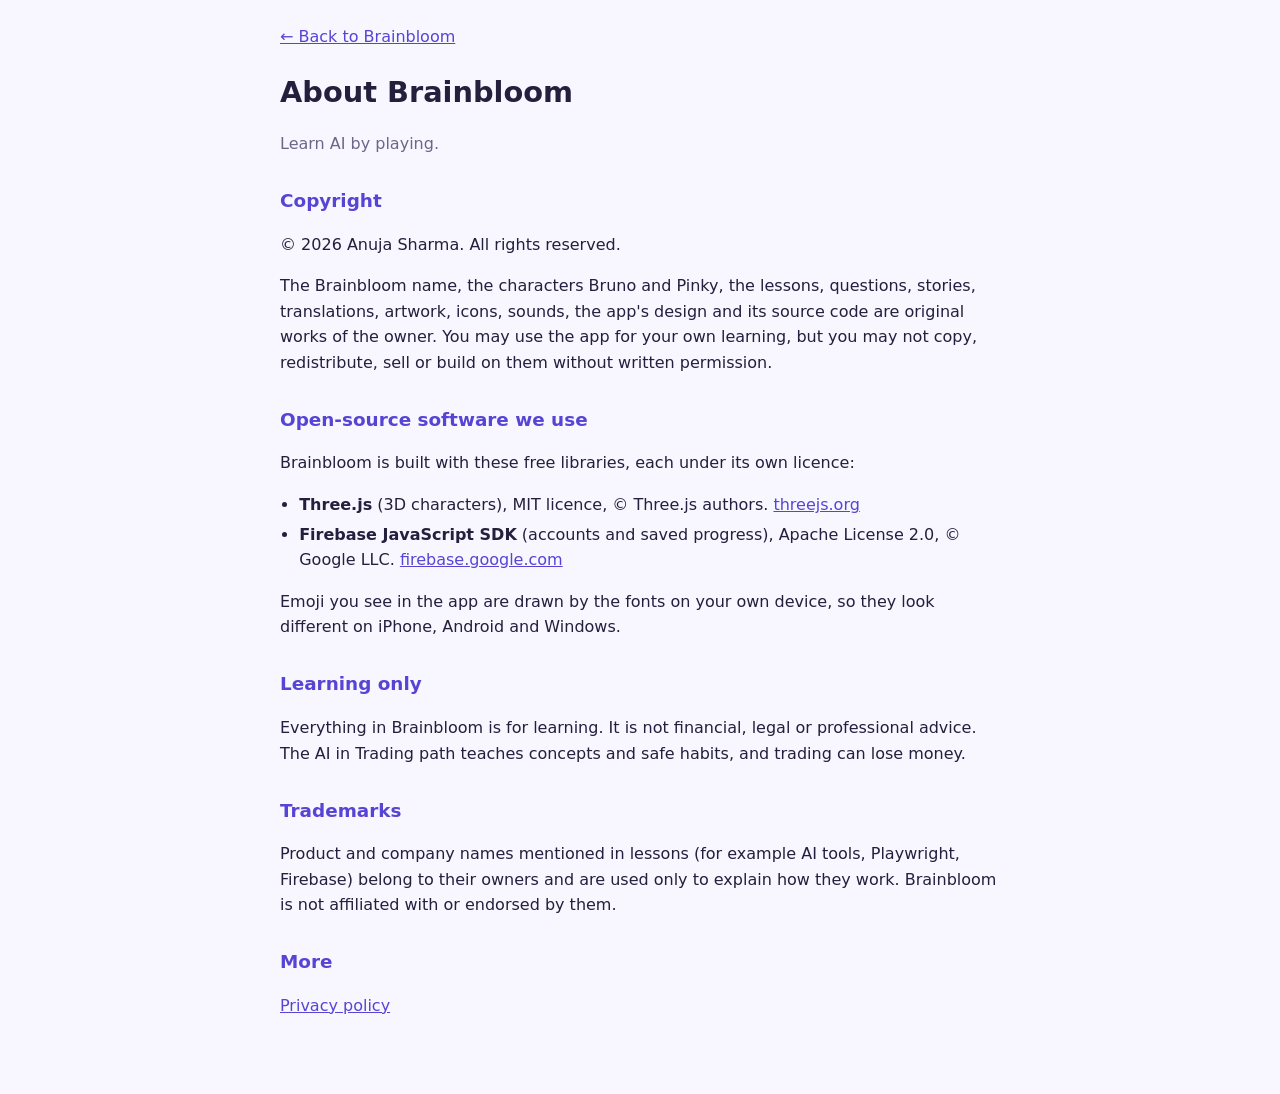
<file: about.html>
<!doctype html>
<html lang="en">
<head>
  <meta charset="utf-8">
  <meta name="viewport" content="width=device-width, initial-scale=1">
  <title>About and credits · Brainbloom</title>
  <meta name="author" content="Anuja Sharma">
  <link rel="icon" href="icons/favicon-32.png" sizes="32x32" type="image/png">
  <style>
    body { margin: 0; font: 16px/1.6 system-ui, -apple-system, "Segoe UI", Roboto, sans-serif; color: #231f3d; background: #f8f6ff; }
    main { max-width: 720px; margin: 0 auto; padding: 24px 18px 60px; }
    h1 { font-size: 1.8rem; margin: .4em 0 .2em; } h2 { font-size: 1.15rem; margin: 1.6em 0 .4em; color: #5645d4; }
    a { color: #5645d4; } .muted { color: #6b6788; } .back { display: inline-block; margin-bottom: 8px; }
    ul { padding-left: 1.2rem; } li { margin: .25em 0; }
  </style>
</head>
<body>
<main>
  <a class="back" href="./">← Back to Brainbloom</a>
  <h1>About Brainbloom</h1>
  <p class="muted">Learn AI by playing.</p>

  <h2>Copyright</h2>
  <p>© 2026 Anuja Sharma. All rights reserved.</p>
  <p>The Brainbloom name, the characters Bruno and Pinky, the lessons, questions, stories, translations, artwork, icons, sounds, the app's design and its source code are original works of the owner. You may use the app for your own learning, but you may not copy, redistribute, sell or build on them without written permission.</p>

  <h2>Open-source software we use</h2>
  <p>Brainbloom is built with these free libraries, each under its own licence:</p>
  <ul>
    <li><b>Three.js</b> (3D characters), MIT licence, © Three.js authors. <a href="https://threejs.org" rel="noopener">threejs.org</a></li>
    <li><b>Firebase JavaScript SDK</b> (accounts and saved progress), Apache License 2.0, © Google LLC. <a href="https://firebase.google.com" rel="noopener">firebase.google.com</a></li>
  </ul>
  <p>Emoji you see in the app are drawn by the fonts on your own device, so they look different on iPhone, Android and Windows.</p>

  <h2>Learning only</h2>
  <p>Everything in Brainbloom is for learning. It is not financial, legal or professional advice. The AI in Trading path teaches concepts and safe habits, and trading can lose money.</p>

  <h2>Trademarks</h2>
  <p>Product and company names mentioned in lessons (for example AI tools, Playwright, Firebase) belong to their owners and are used only to explain how they work. Brainbloom is not affiliated with or endorsed by them.</p>

  <h2>More</h2>
  <p><a href="privacy.html">Privacy policy</a></p>
</main>
</body>
</html>
</file>
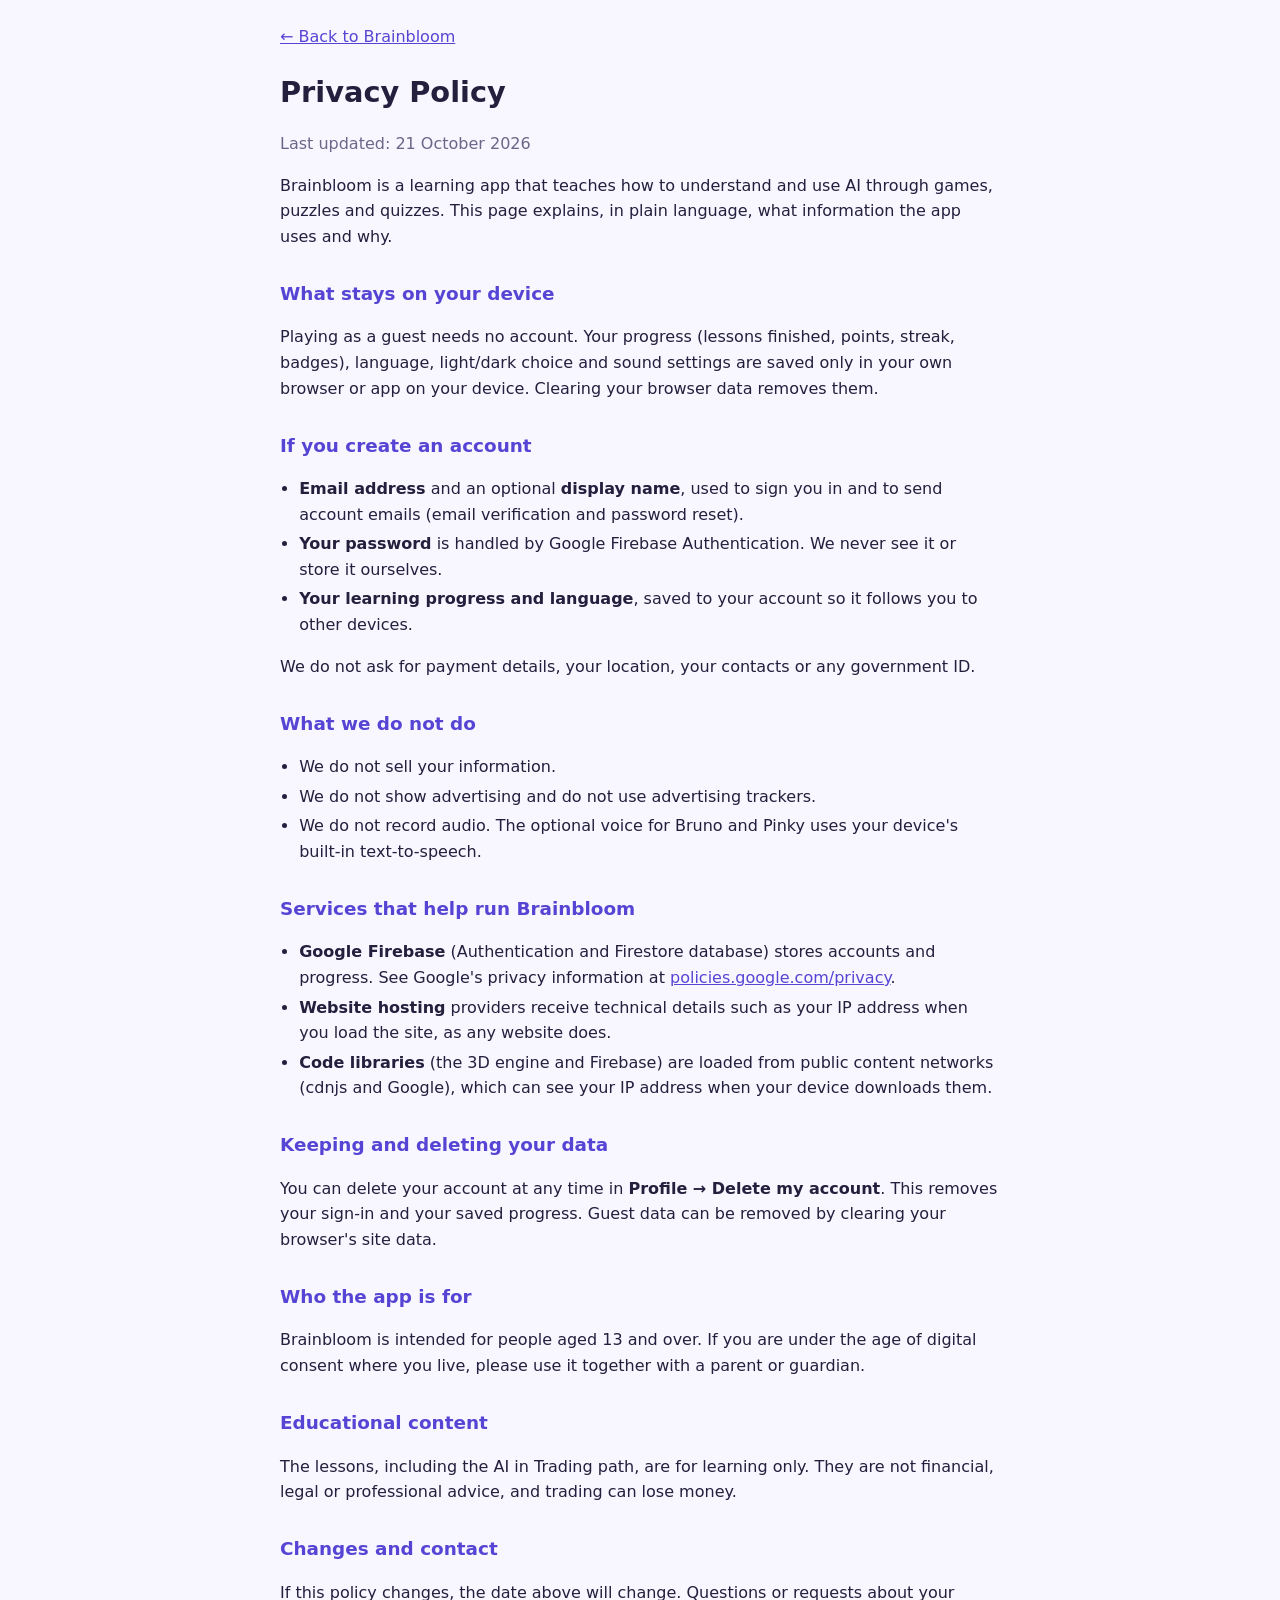
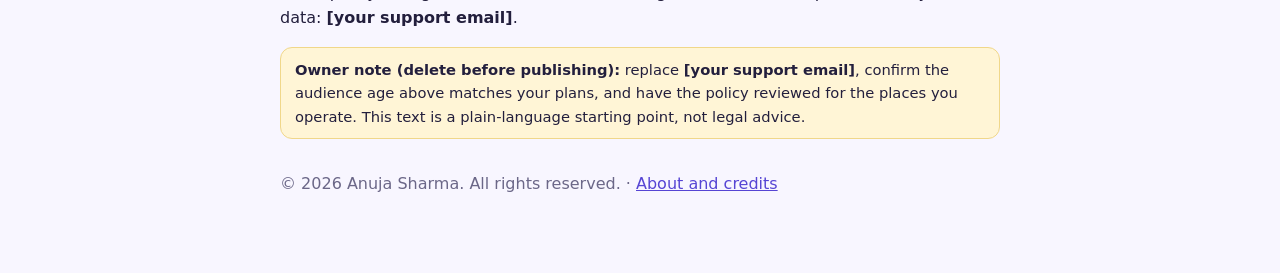
<file: privacy.html>
<!doctype html>
<html lang="en">
<head>
  <meta charset="utf-8">
  <meta name="viewport" content="width=device-width, initial-scale=1">
  <title>Privacy Policy · Brainbloom</title>
  <link rel="icon" href="icons/favicon-32.png" sizes="32x32" type="image/png">
  <style>
    body { margin: 0; font: 16px/1.6 system-ui, -apple-system, "Segoe UI", Roboto, sans-serif; color: #231f3d; background: #f8f6ff; }
    main { max-width: 720px; margin: 0 auto; padding: 24px 18px 60px; }
    h1 { font-size: 1.8rem; margin: .4em 0 .2em; } h2 { font-size: 1.15rem; margin: 1.6em 0 .4em; color: #5645d4; }
    a { color: #5645d4; } .muted { color: #6b6788; } .back { display: inline-block; margin-bottom: 8px; }
    ul { padding-left: 1.2rem; } li { margin: .25em 0; }
    .note { background: #fff5d6; border: 1px solid #f0d78a; border-radius: 12px; padding: 10px 14px; font-size: .92rem; }
  </style>
</head>
<body>
<main>
  <a class="back" href="./">← Back to Brainbloom</a>
  <h1>Privacy Policy</h1>
  <p class="muted">Last updated: 21 October 2026</p>

  <p>Brainbloom is a learning app that teaches how to understand and use AI through games, puzzles and quizzes. This page explains, in plain language, what information the app uses and why.</p>

  <h2>What stays on your device</h2>
  <p>Playing as a guest needs no account. Your progress (lessons finished, points, streak, badges), language, light/dark choice and sound settings are saved only in your own browser or app on your device. Clearing your browser data removes them.</p>

  <h2>If you create an account</h2>
  <ul>
    <li><b>Email address</b> and an optional <b>display name</b>, used to sign you in and to send account emails (email verification and password reset).</li>
    <li><b>Your password</b> is handled by Google Firebase Authentication. We never see it or store it ourselves.</li>
    <li><b>Your learning progress and language</b>, saved to your account so it follows you to other devices.</li>
  </ul>
  <p>We do not ask for payment details, your location, your contacts or any government ID.</p>

  <h2>What we do not do</h2>
  <ul>
    <li>We do not sell your information.</li>
    <li>We do not show advertising and do not use advertising trackers.</li>
    <li>We do not record audio. The optional voice for Bruno and Pinky uses your device's built-in text-to-speech.</li>
  </ul>

  <h2>Services that help run Brainbloom</h2>
  <ul>
    <li><b>Google Firebase</b> (Authentication and Firestore database) stores accounts and progress. See Google's privacy information at <a href="https://policies.google.com/privacy" rel="noopener">policies.google.com/privacy</a>.</li>
    <li><b>Website hosting</b> providers receive technical details such as your IP address when you load the site, as any website does.</li>
    <li><b>Code libraries</b> (the 3D engine and Firebase) are loaded from public content networks (cdnjs and Google), which can see your IP address when your device downloads them.</li>
  </ul>

  <h2>Keeping and deleting your data</h2>
  <p>You can delete your account at any time in <b>Profile → Delete my account</b>. This removes your sign-in and your saved progress. Guest data can be removed by clearing your browser's site data.</p>

  <h2>Who the app is for</h2>
  <p>Brainbloom is intended for people aged 13 and over. If you are under the age of digital consent where you live, please use it together with a parent or guardian.</p>

  <h2>Educational content</h2>
  <p>The lessons, including the AI in Trading path, are for learning only. They are not financial, legal or professional advice, and trading can lose money.</p>

  <h2>Changes and contact</h2>
  <p>If this policy changes, the date above will change. Questions or requests about your data: <b>[your support email]</b>.</p>

  <p class="note"><b>Owner note (delete before publishing):</b> replace <b>[your support email]</b>, confirm the audience age above matches your plans, and have the policy reviewed for the places you operate. This text is a plain-language starting point, not legal advice.</p>
  <p class="muted" style="margin-top:2em">© 2026 Anuja Sharma. All rights reserved. · <a href="about.html">About and credits</a></p>
</main>
</body>
</html>
</file>
